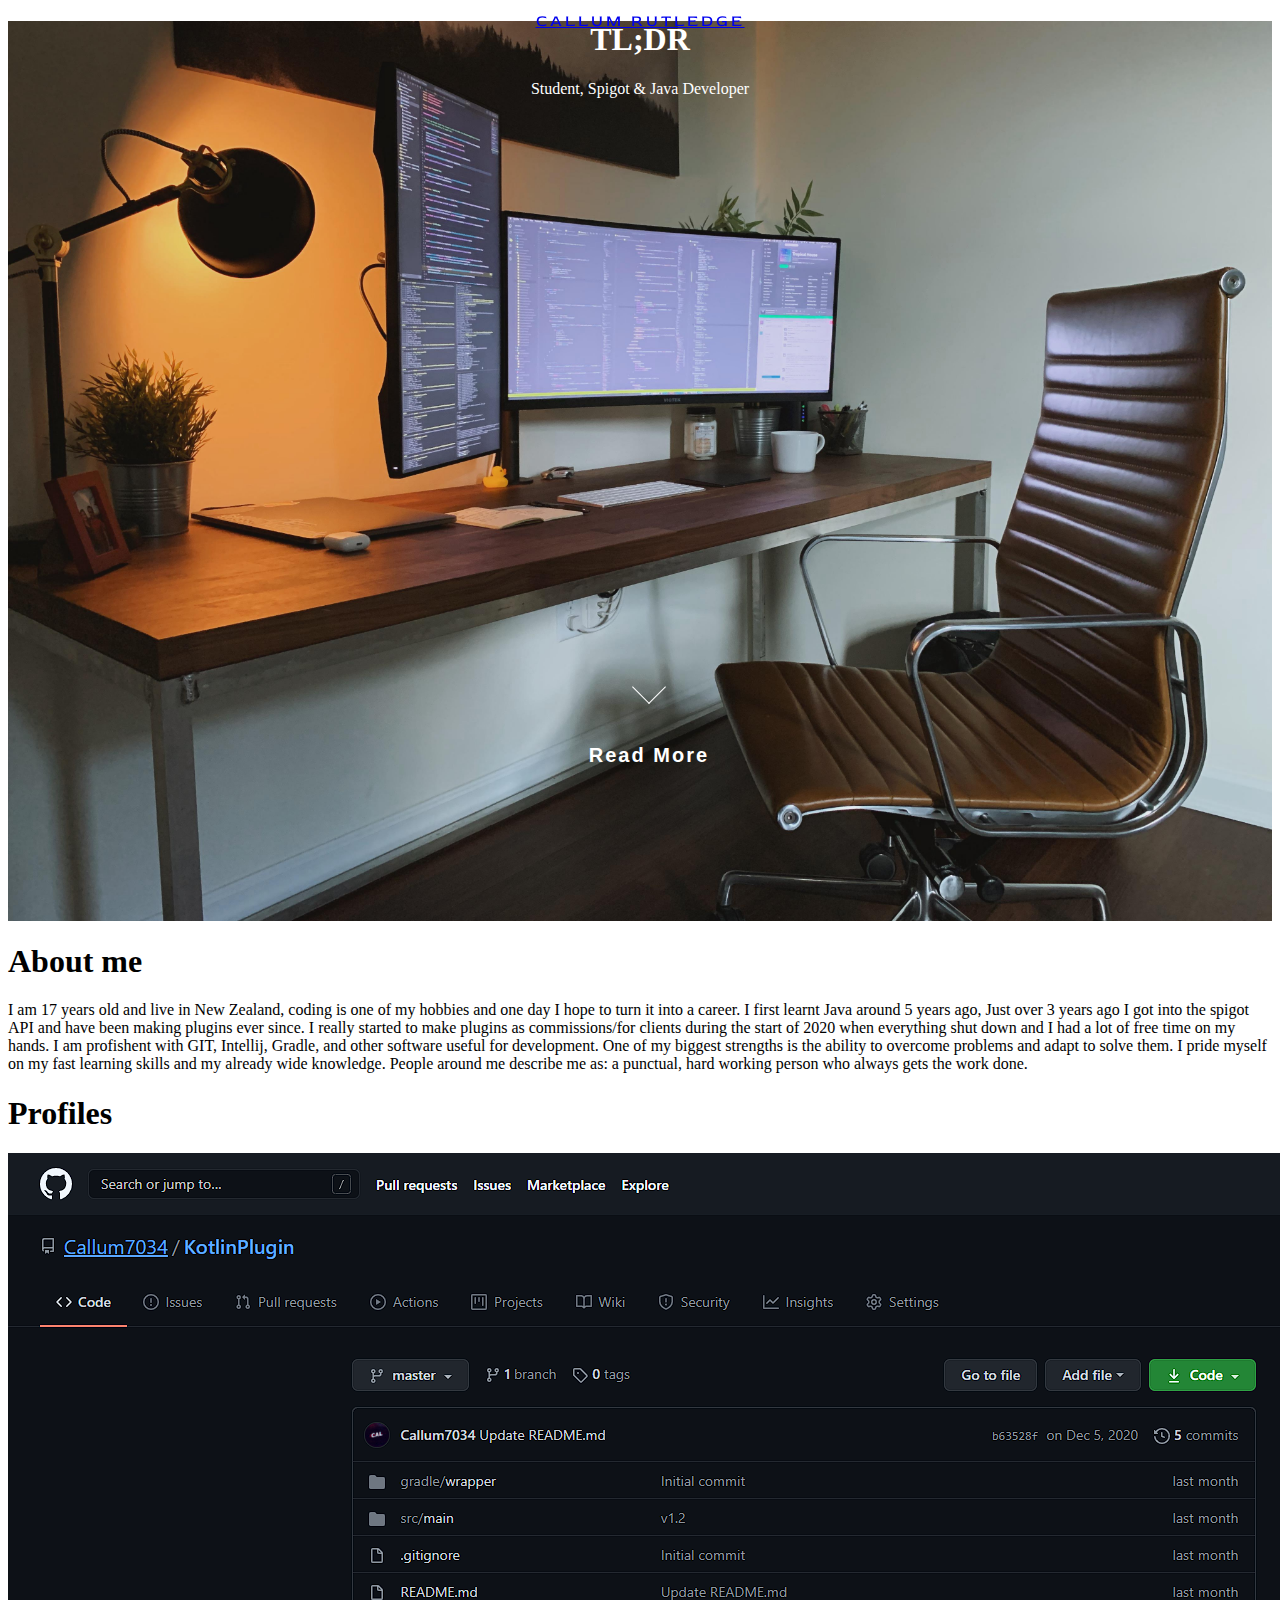
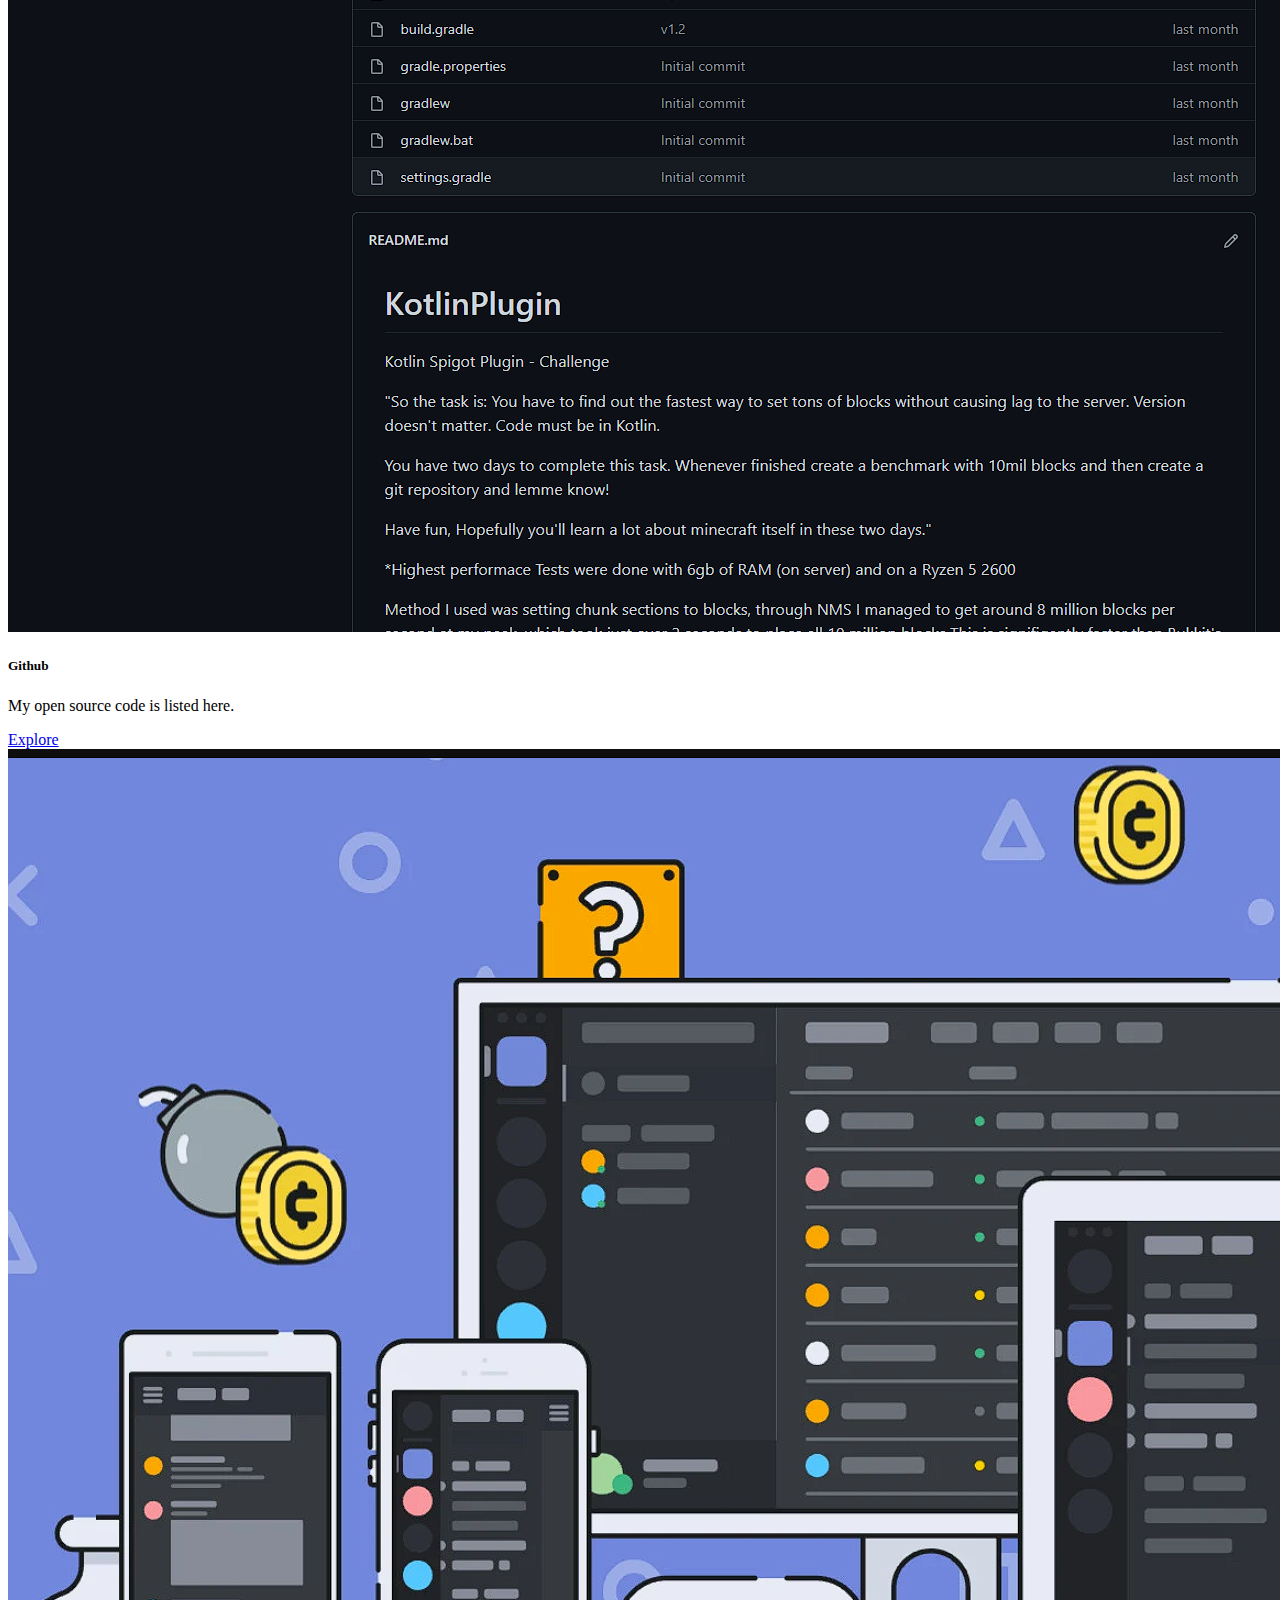
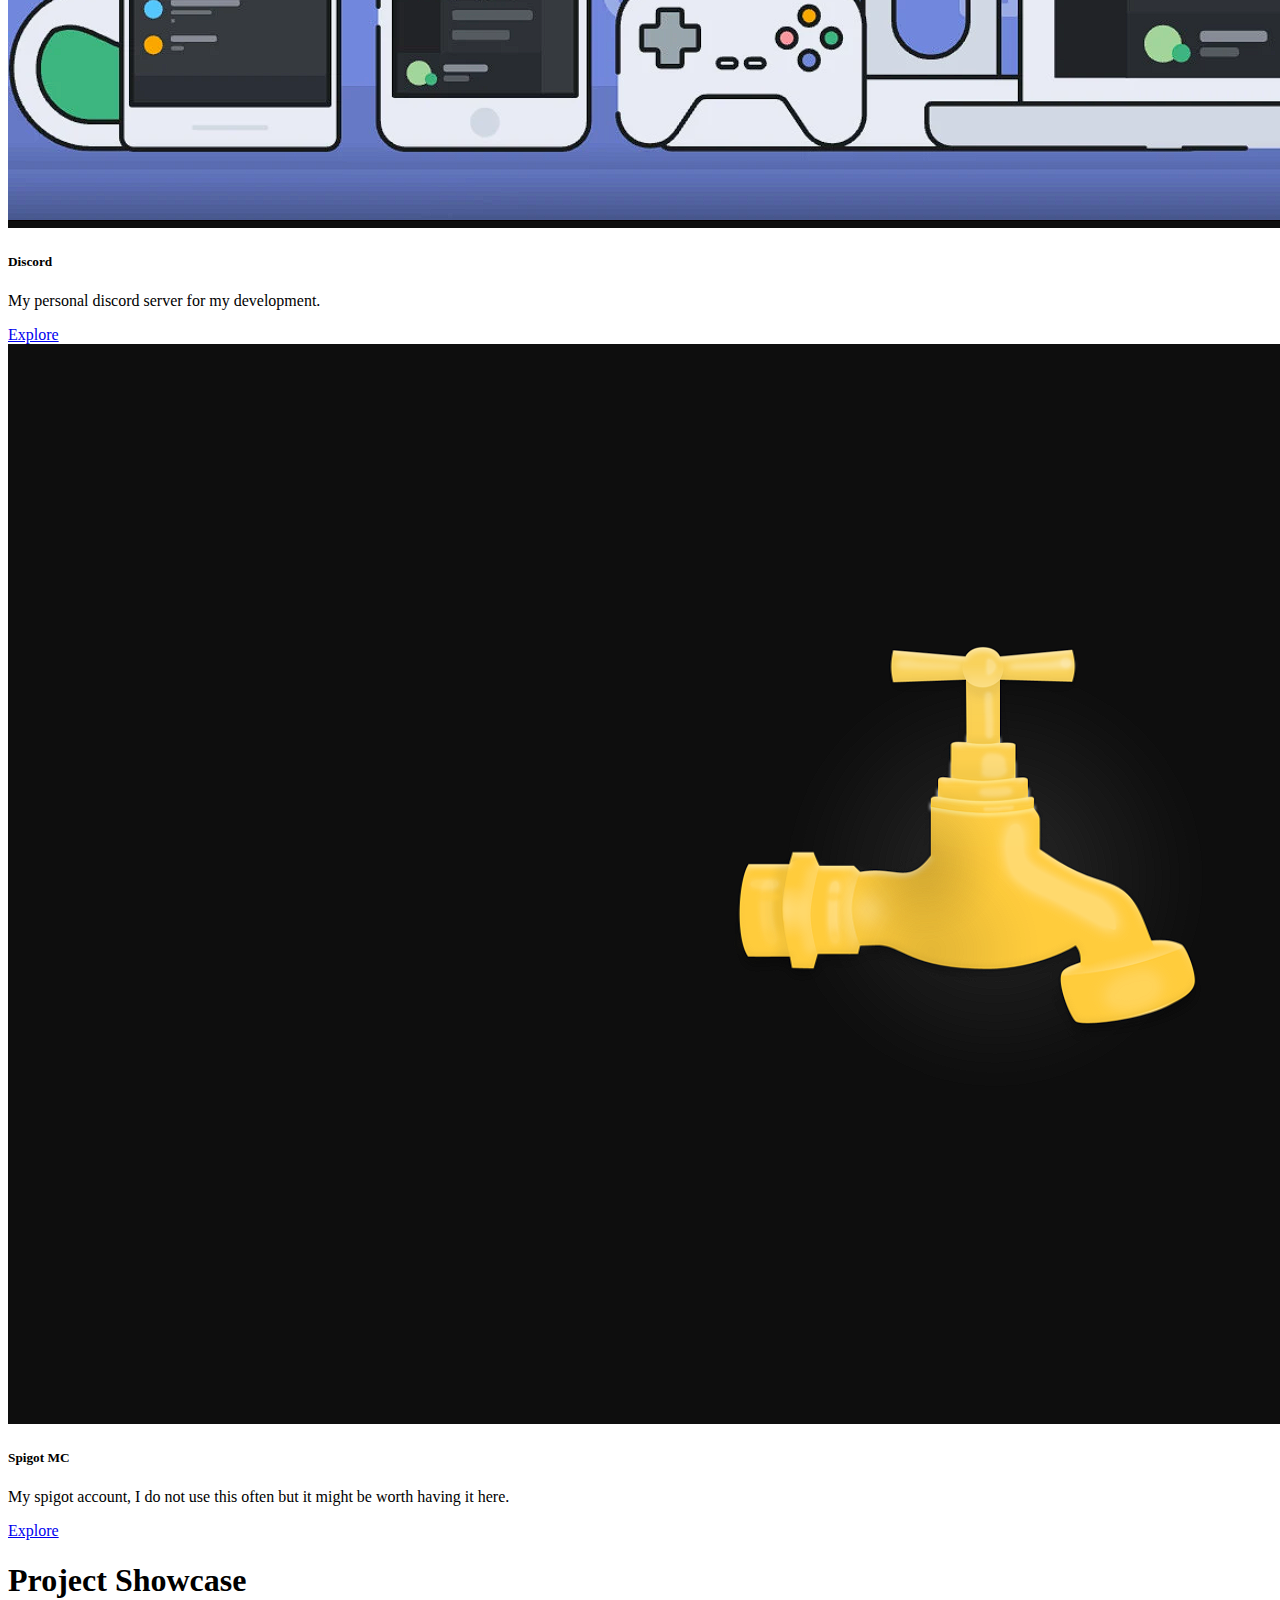
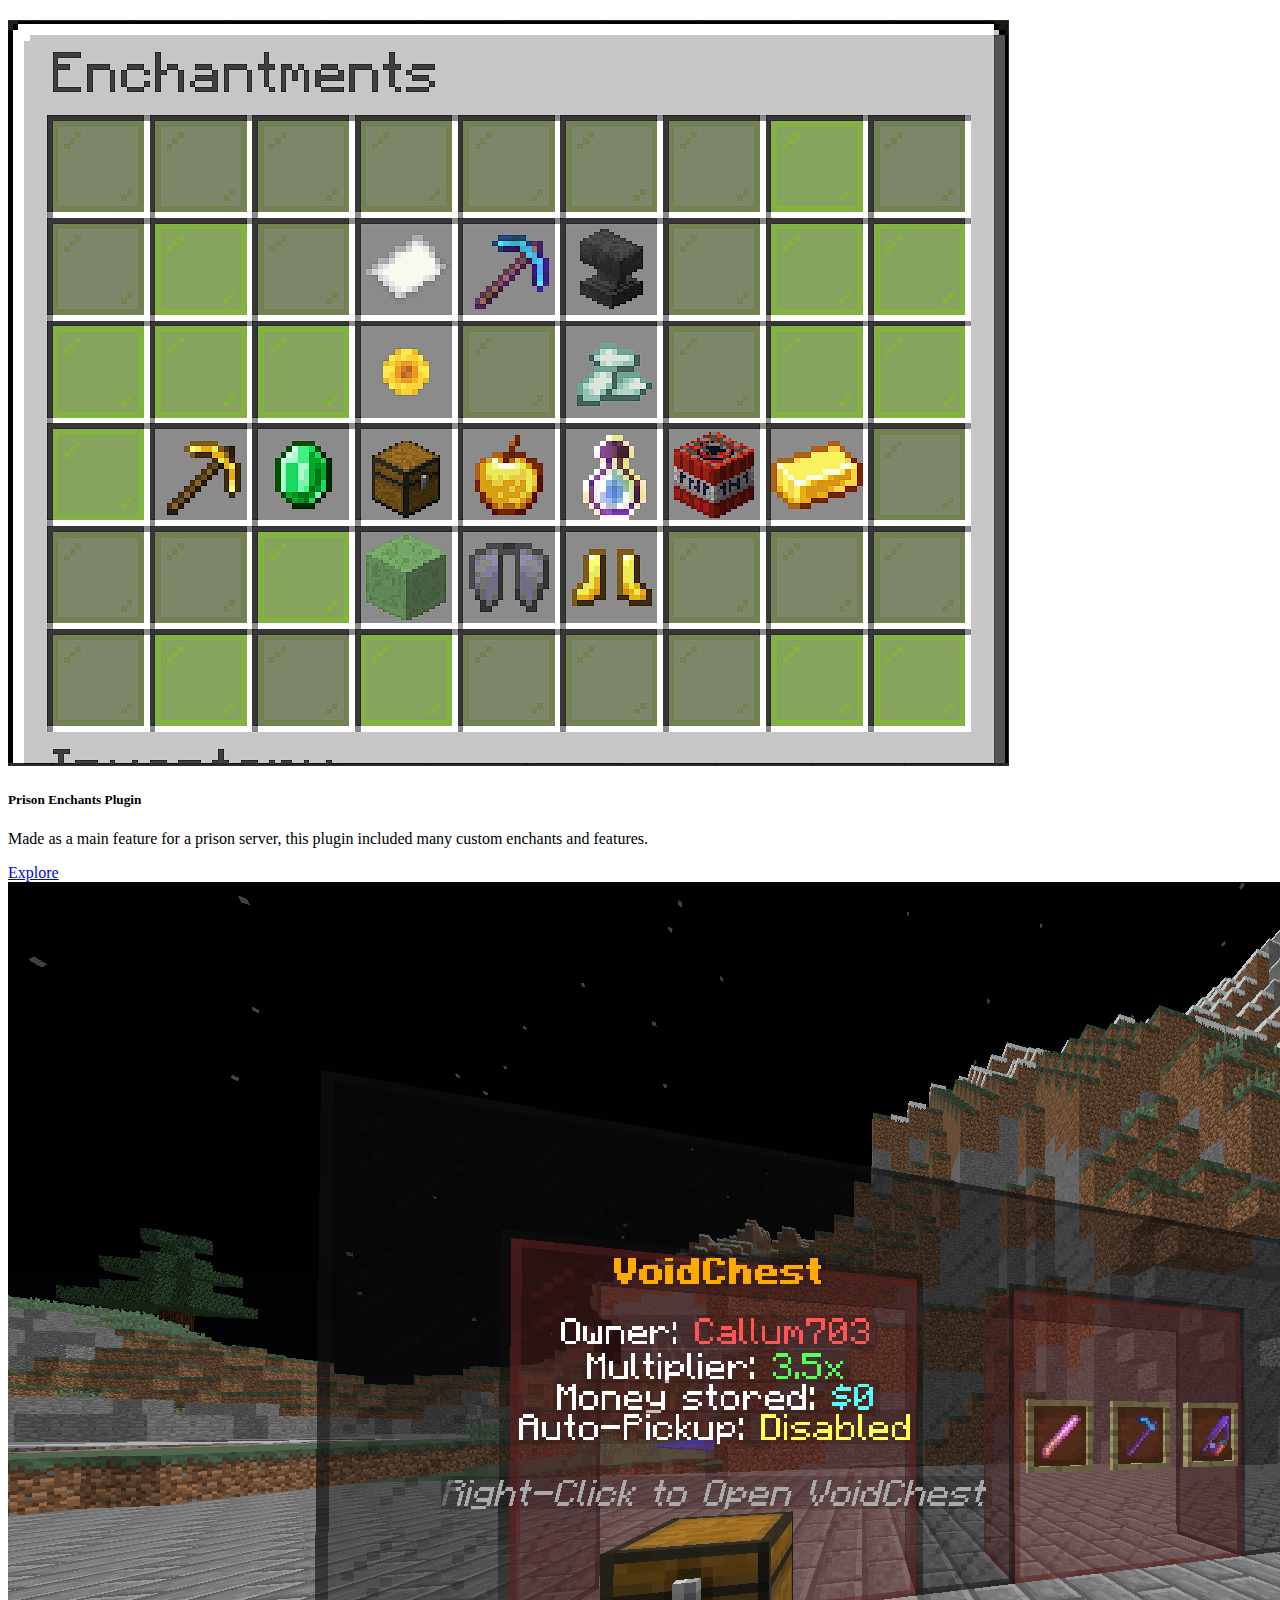
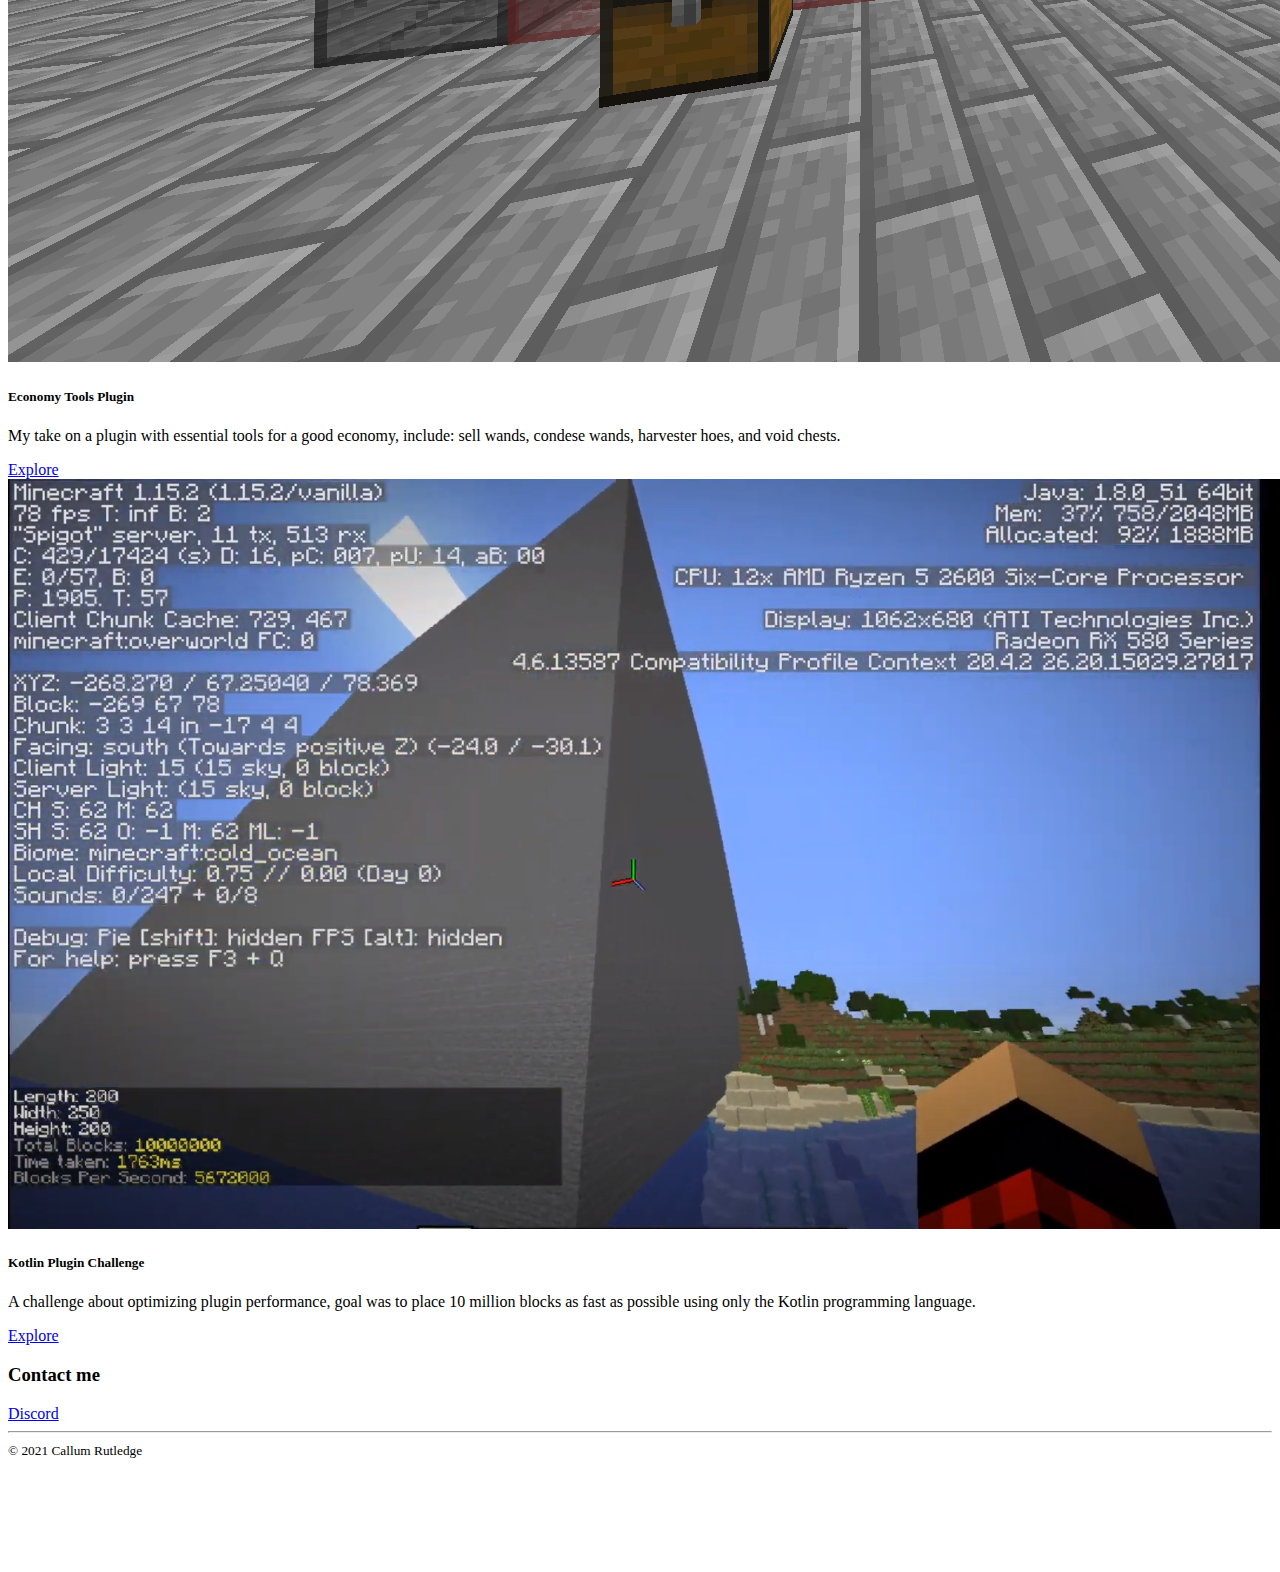
<file: index.html>
<!doctype html>
<html lang="en">
  <head>
    <meta charset="utf-8">
    <meta name="viewport" content="width=device-width, initial-scale=1, shrink-to-fit=no">

    <!-- Bootstrap CSS -->
    <link rel="stylesheet" href="https://stackpath.bootstrapcdn.com/bootstrap/4.5.0/css/bootstrap.min.css" integrity="sha384-9aIt2nRpC12Uk9gS9baDl411NQApFmC26EwAOH8WgZl5MYYxFfc+NcPb1dKGj7Sk" crossorigin="anonymous">

    <!-- fonts -->
    <link href="https://fonts.googleapis.com/css2?family=Red+Rose&display=swap" rel="stylesheet">


    <!-- Custom css -->
    <link rel="stylesheet" type="text/css" href="css/main.css">

    <!-- favicon -->
    <link rel="icon" href="imgs/favicon.png" type="image/gif" sizes="16x16">

    <title>Callum's Portfolio</title>

  </head>
<body>

<!-- navbar -->
<nav id="mainNavbar" class="navbar navbar-light navbar-expand-md py-0 fixed-top">
  <div class="container py-4">
    <a href="#" class="navbar-brand font">CALLUM RUTLEDGE</a>
  </div>
  
</nav>

<!-- Showcase -->

  <section id="showcase" class="demo d-flex justify content center align-items-center">
    <div id="header" class="container text-center">
        <h1 class="display-4">TL;DR</h1>
        <p class="lead d-none d-md-block">Student, Spigot &amp; Java Developer</p>
    </div>
    <a href="#about"><span></span>Read More</a>
</section>

<!-- About section -->
<section id="about" >
  <div class="container text-center">
    <div>
        <h1 class="text-center justify-content-center my-5">About me</h1>
        <p class="lead">I am 17 years old and live in New Zealand, coding is one of my hobbies and one day I hope to turn it into a career. I first learnt Java around 5 years ago, Just over 3 years ago I got into the spigot API and have been making plugins ever since. I really started to make plugins as commissions/for clients during the start of 2020 when everything shut down and I had a lot of free time on my hands. I am profishent with GIT, Intellij, Gradle, and other software useful for development. One of my biggest strengths is the ability to overcome problems and adapt to solve them. I pride myself on my fast learning skills and my already wide knowledge. People around me describe me as: a punctual, hard working person who always gets the work done.</p>
    </div>
</div>
</section>
  


<!-- Cards Row 1-->

<h1 class="text-center justify-content-center my-5">Profiles</h1>
<div class="container">
    <div class="row mb-5">
      <div class="col-md-4">
        <div class="card">
          <img src="imgs/github.png" class="card-img-top" alt="...">
          <div class="card-body">
            <h5 class="card-title">Github</h5>
            <p class="card-text">My open source code is listed here.</p>
            <a href="https://github.com/Callum7034" target="_blank" class="btn btn-sm btn-primary">Explore</a>
          </div>
        </div>
      </div>
		<div class="col-md-4">
        <div class="card">
          <img src="imgs/discord.PNG" class="card-img-top" alt="...">
          <div class="card-body">
            <h5 class="card-title">Discord</h5>
            <p class="card-text">My personal discord server for my development.</p>
            <a href="https://discord.gg/" target="_blank" class="btn btn-sm btn-primary">Explore</a>
          </div>
        </div>
      </div>
		<div class="col-md-4">
        <div class="card">
          <img src="imgs/spgiot.PNG" class="card-img-top" alt="...">
          <div class="card-body">
            <h5 class="card-title">Spigot MC</h5>
            <p class="card-text">My spigot account, I do not use this often but it might be worth having it here.</p>
            <a href="https://www.spigotmc.org/members/callum703.444223/" target="_blank" class="btn btn-sm btn-primary">Explore</a>
          </div>
        </div>
      </div>
      
  </div>

</div>

<!-- Showcase section --> 
<!-- Card row 2 -->
<h1 class="text-center justify-content-center my-5">Project Showcase</h1>
<div class="container">
    <div class="row mb-5">
      <div class="col-md-4">
        <div class="card">
          <img src="imgs/projects/PrisonEnchants/enchantsGUI.PNG" class="card-img-top" alt="...">
          <div class="card-body">
            <h5 class="card-title">Prison Enchants Plugin</h5>
            <p class="card-text">Made as a main feature for a prison server, this plugin included many custom enchants and features.</p>
<a href="/prisonEnchants.html" class="btn btn-sm btn-primary">Explore</a>
          </div>
        </div>
      </div>
      <div class="col-md-4">
        <div class="card">
          <img src="imgs/projects/EcoTools/cover.png" class="card-img-top" alt="...">
          <div class="card-body">
            <h5 class="card-title">Economy Tools Plugin</h5>
            <p class="card-text">My take on a plugin with essential tools for a good economy, include: sell wands, condese wands, harvester hoes, and void chests.</p>
            <a href="/prisonEnchants.html" class="btn btn-sm btn-primary">Explore</a>
          </div>
        </div>
      </div>
      <div class="col-md-4">
        <div class="card">
          <img src="imgs/projects/kotlinplugin/10mil cube.PNG" class="card-img-top" alt="...">
          <div class="card-body">
            <h5 class="card-title">Kotlin Plugin Challenge</h5>
            <p class="card-text">A challenge about optimizing plugin performance, goal was to place 10 million blocks as fast as possible using only the Kotlin programming language.</p>
            <a href="/prisonEnchants.html" class="btn btn-sm btn-primary">Explore</a>
          </div>
        </div>
      </div>
    </div>
</div>
<!-- Footer -->

<div>
<footer id="sticky-footer" class="py-5 bg-dark text-white" style="height: 200px">
    <div class="text-center">
      <h3>Contact me</h3>
        <div class="btn-group-toggle" data-toggle="buttons">
          <a href="https://discord.gg/" target="_blank" class="btn btn-secondary btn-lg active" role="button" aria-pressed="true">Discord</a>
        </div>
        <hr>
      <small>&copy; 2021 Callum Rutledge</small>
    </div>
  </footer>
</div>



<!-- Optional JavaScript -->
<!-- jQuery first, then Popper.js, then Bootstrap JS -->
    
    <script src="https://code.jquery.com/jquery-3.5.1.slim.min.js" integrity="sha384-DfXdz2htPH0lsSSs5nCTpuj/zy4C+OGpamoFVy38MVBnE+IbbVYUew+OrCXaRkfj" crossorigin="anonymous"></script>
    <script src="https://cdn.jsdelivr.net/npm/popper.js@1.16.0/dist/umd/popper.min.js" integrity="sha384-Q6E9RHvbIyZFJoft+2mJbHaEWldlvI9IOYy5n3zV9zzTtmI3UksdQRVvoxMfooAo" crossorigin="anonymous"></script>
    <script src="https://stackpath.bootstrapcdn.com/bootstrap/4.5.0/js/bootstrap.min.js" integrity="sha384-OgVRvuATP1z7JjHLkuOU7Xw704+h835Lr+6QL9UvYjZE3Ipu6Tp75j7Bh/kR0JKI" crossorigin="anonymous"></script>

    <script src="js/main.js"></script>
 
  </body>
</html>
</file>
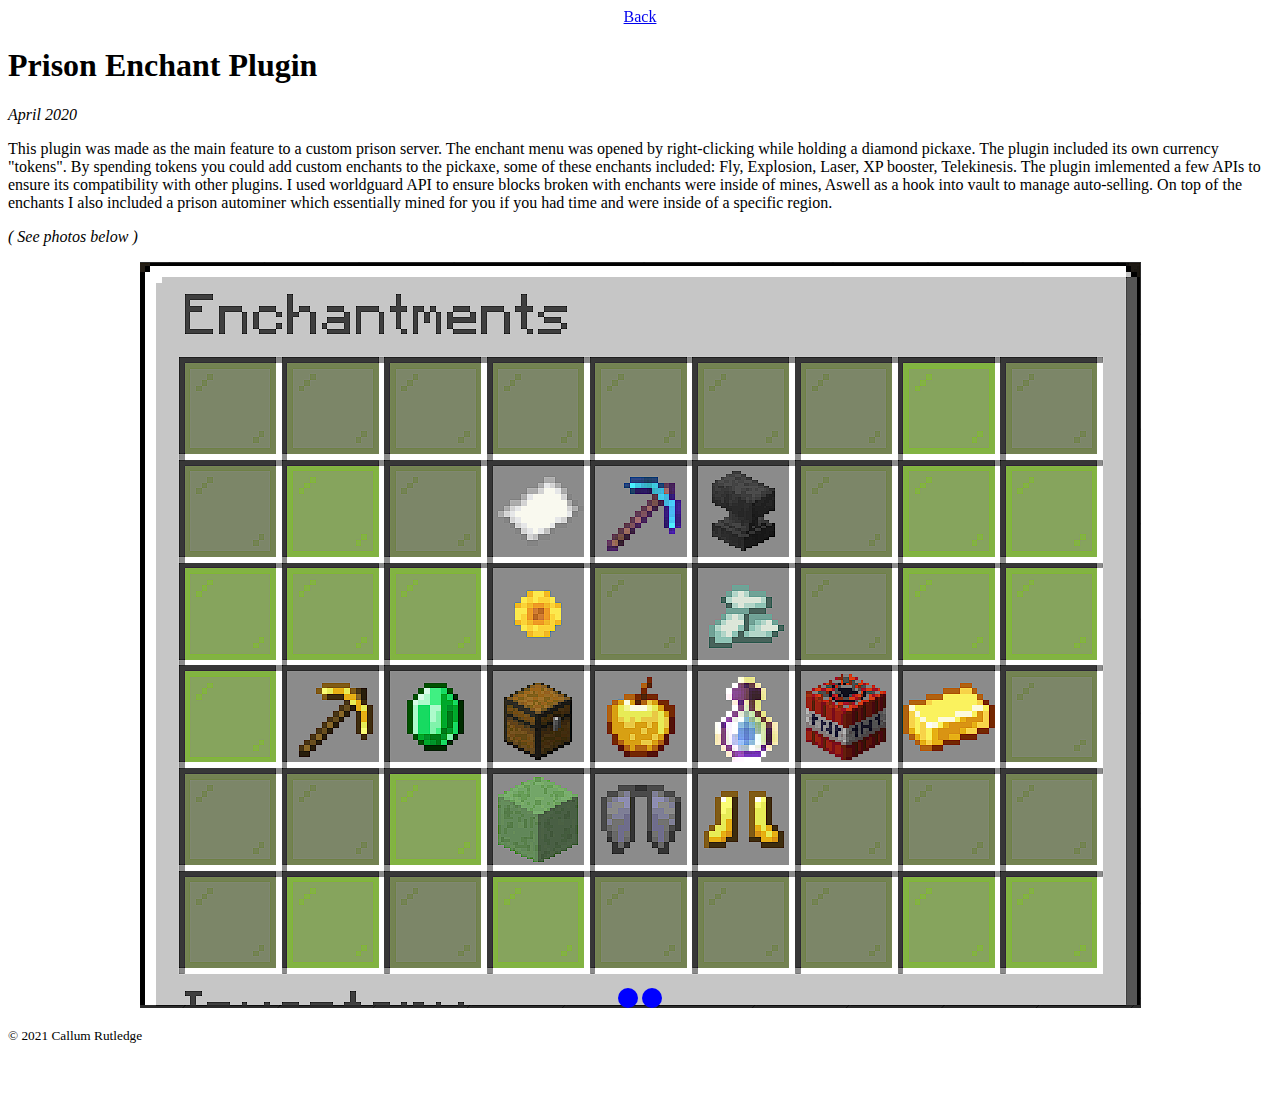
<file: prisonEnchants.html>
<!doctype html>
<html>
<head>
    <meta charset="utf-8">
    <meta name="viewport" content="width=device-width, initial-scale=1, shrink-to-fit=no">

    <!-- Bootstrap CSS -->
    <link rel="stylesheet" href="https://stackpath.bootstrapcdn.com/bootstrap/4.5.0/css/bootstrap.min.css" integrity="sha384-9aIt2nRpC12Uk9gS9baDl411NQApFmC26EwAOH8WgZl5MYYxFfc+NcPb1dKGj7Sk" crossorigin="anonymous">

    <!-- fonts -->
    <link href="https://fonts.googleapis.com/css2?family=Red+Rose&display=swap" rel="stylesheet">


    <!-- Custom css -->
    <link rel="stylesheet" type="text/css" href="css/main.css">
	<link rel="stylesheet" type="text/css" href="css/prisonenchants.css">

    <!-- favicon -->
    <link rel="icon" href="imgs/favicon.png" type="image/gif" sizes="16x16">

    <title>Callum's Portfolio</title>

  </head>
<body class="PrisonEnchants">

	<div class="navbar">
		<a href="/index.html" class="btn btn-primary">Back</a>
		</div>

	<div class="container text-center">
    	<div>
     	 <h1 class="text-center justify-content-center my-5">Prison Enchant Plugin</h1>
			<p class="lead"><i>April 2020</i></p>
      	<p class="lead">This plugin was made as the main feature to a custom prison server. The enchant menu was opened by right-clicking while holding a diamond pickaxe. The plugin included its own currency "tokens". By spending tokens you could add custom enchants to the pickaxe, some of these enchants included: Fly, Explosion, Laser, XP booster, Telekinesis. The plugin imlemented a few APIs to ensure its compatibility with other plugins. I used worldguard API to ensure blocks broken with enchants were inside of mines, Aswell as a hook into vault to manage auto-selling. On top of the enchants I also included a prison autominer which essentially mined for you if you had time and were inside of a specific region.</p>
      <p class="lead"><i>( See photos below )</i></p>
    	</div>
	</div>
	<div class="slide-container">
		<span id="slider-image-1"></span>
		<span id="slider-image-2"></span>
		<div class="image-container">
			<img src="imgs/projects/PrisonEnchants/enchantsGUI.PNG" class="slider-image">
			<img src="imgs/projects/PrisonEnchants/autominer.png" class="slider-image">
		</div>
		<div class="button-container">
			<a href="#slider-image-1" class="slider-button"></a>
			<a href="#slider-image-2" class="slider-button"></a> 
		</div>
	</div>
	<div class="container">&nbsp;</div>
	<div>
		<footer id="sticky-footer" class="py-5 bg-dark text-white" style="height: 80px">
    	<div class="text-center">
      		<small>&copy; 2021 Callum Rutledge</small>
    	</div>
  		</footer>
	</div>
</body>
</html>
</file>
<file: css/main.css>
#showcase{
	text-align: center;
	text-underline-position: center;
	background:url("../imgs/workstation.jpg");
	color: white;
	height:100vh;
	background-position: center;
	background-repeat:no-repeat;
	background-size:cover;
}

.font{

	position: absolute;
  top: 50%;
  left: 50%;
  transform: translateX(-50%) translateY(-50%);
  font-family: 'Red Rose', cursive;

}

.navbar {
  text-align: center;
  color: #000000;
  background: rgba(0, 0, 0, 0.911);
  background-color: rgba(255, 255, 255, 0.178);
  backdrop-filter: blur(20px);
}

.navbar-brand{
  letter-spacing: 3px;
}

.demo a {
  position: absolute;
  /* position: relative; */
  left: 46%;
  top: 80%;
  z-index: 2;
  display: inline-block;
  -webkit-transform: translate(0, -50%);
  transform: translate(0, -50%);
  color: #ffffff;
  font: normal 700 20px/1 'Montserrat', sans-serif;
  letter-spacing: .1em;
  text-decoration: none;
  transition: opacity .3s;
}

.demo a:hover {
  opacity: .5;
}

#showcase a {
  padding-top: 70px;
}

#showcase a span {
  position: absolute;
  top: 0;
  left: 50%;
  width: 24px;
  height: 24px;
  margin-left: -12px;
  border-left: 1px solid rgb(255, 255, 255);
  border-bottom: 1px solid rgb(255, 255, 255);
  -webkit-transform: rotate(-45deg);
  transform: rotate(-45deg);
  -webkit-animation: sdb05 1.5s infinite;
  animation: sdb05 1.5s infinite;
  box-sizing: border-box;
}

@-webkit-keyframes sdb05 {
  0% {
      -webkit-transform: rotate(-45deg) translate(0, 0);
      opacity: 0;
  }

  50% {
      opacity: 1;
  }

  100% {
      -webkit-transform: rotate(-45deg) translate(-20px, 20px);
      opacity: 0;
  }
}

@keyframes sdb05 {
  0% {
      transform: rotate(-45deg) translate(0, 0);
      opacity: 0;
  }

  50% {
      opacity: 1;
  }

  100% {
      transform: rotate(-45deg) translate(-20px, 20px);
      opacity: 0;
  }
}



.footer {
  position: static;
  left: 0;
  bottom: 0;
  width: 100%;
  background-color: white;
  color: white;
  text-align: center;
  
}
</file>
<file: css/prisonenchants.css>
.slide-container {
  width: 1001px;
  height: 746px;
  margin-left: auto;
  margin-right: auto;
  overflow: hidden;
  text-align: center;
}
.image-container{
	width: 2002px;
	height: 746px;
	position: relative;
	transition: left 2s;
	-webkit-transition: left 2s;
	-moz-transition: left 2s;
	-o-transition: left 2s;
}
.slider-image{
	float: left;
	margin: 0px;
	padding: 0px;
}
.button-container{
	top: -20px;
	position: relative;
}
.slider-button{
	display: inline-block;
	height: 20px;
	width: 20px;
	border-radius: 10px;
	background-color: blue;
}
#slider-image-1:target ~ .image-container{
	left: 0px;
}
#slider-image-2:target ~ .image-container{
	left: -1001px;
}
</file>
